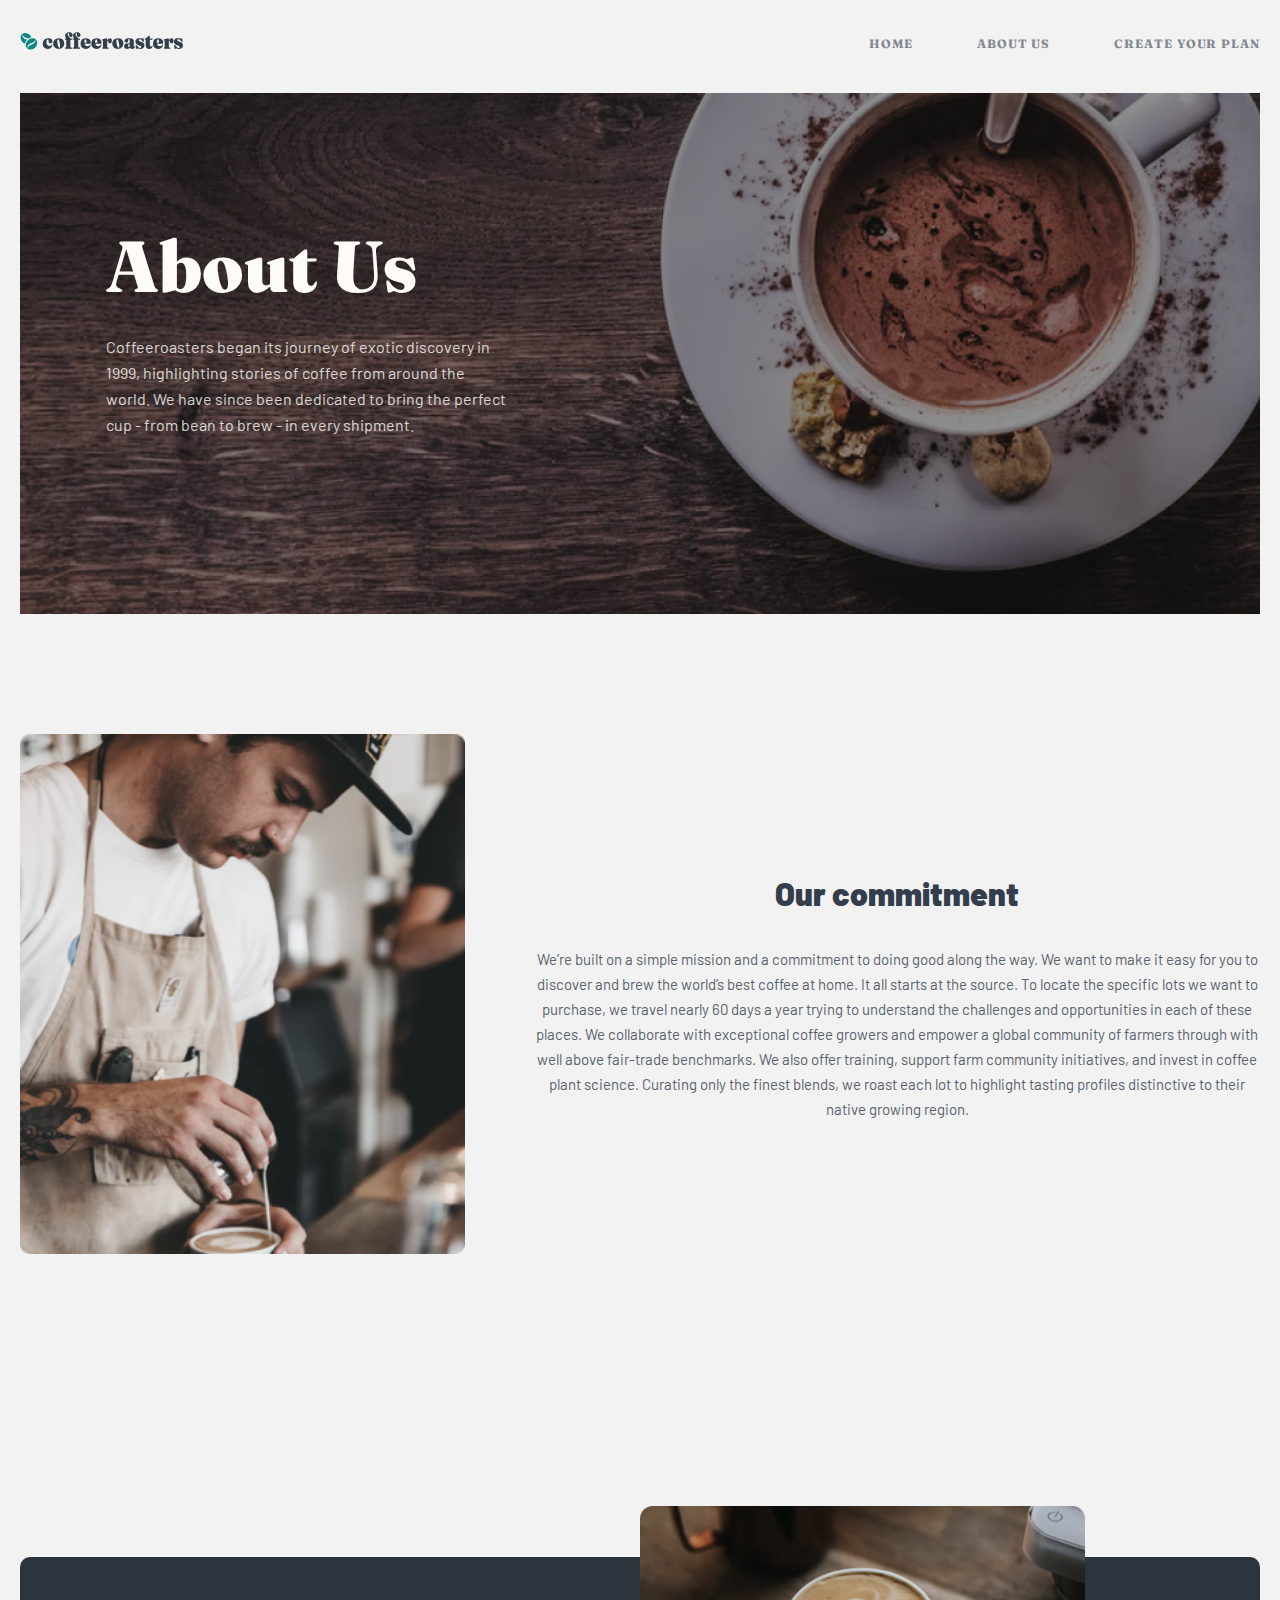
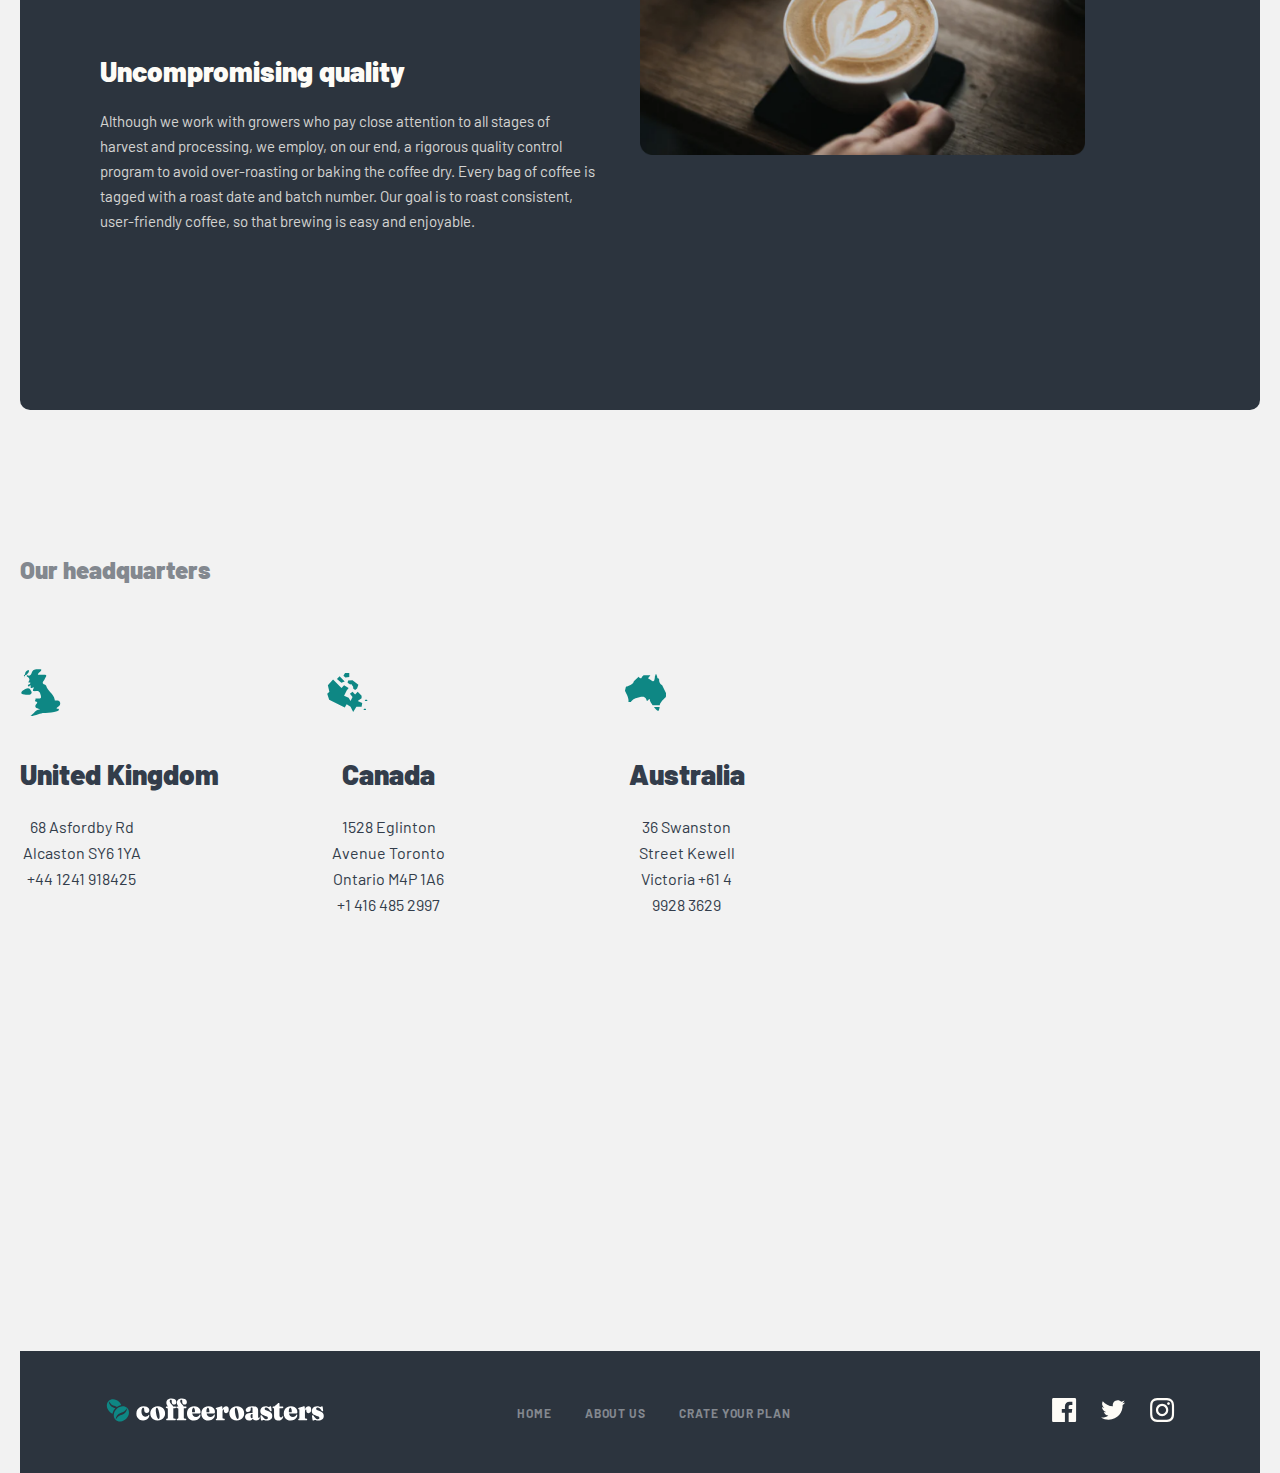
<file: about.html>
<!DOCTYPE html>
<html lang="en">
<head>
  <meta charset="UTF-8">
  <meta http-equiv="X-UA-Compatible" content="IE=edge">
  <meta name="viewport" content="width=device-width, initial-scale=1.0">
  <title>about</title>
  <link rel="stylesheet" href="./css/about.css">
  <link rel="stylesheet" href="./css/styles.css">
  <link rel="preconnect" href="https://fonts.googleapis.com">
  <link rel="preconnect" href="https://fonts.gstatic.com" crossorigin>
  <link href="https://fonts.googleapis.com/css2?family=Barlow&family=Fraunces:wght@900&display=swap" rel="stylesheet">
</head>
<body>

  <div class="container">
    <header class="site-header">
      <a href="#" class="site-header__logo">
        <img src="./img/site-lgo.svg" alt="logo" width="163" height="18">
      </a>

      <button class="site-header__toggler"></button>

      <nav class="site-nav">
        <ul class="site-nav__list">
          <li class="site-nav__item">
            <a class="site-nav__link" href="index.html">Home</a>
          </li>
          <li class="site-nav__item">
            <a class="site-nav__link" href="about.html">About Us</a>
          </li>
          <li class="site-nav__item">
            <a class="site-nav__link" href="create.html">Create your plan</a>
          </li>
        </ul>
      </nav>
    </header>

    <main class="site-main">
      <section class="hero">
        <h1 class="hero-heading">
          About Us
        </h1>
        <p class="hero-text">
          Coffeeroasters began its journey of exotic discovery in 1999, highlighting stories of coffee from around the world. We have since been dedicated to bring the perfect cup - from bean to brew - in every shipment.
        </p>
      </section>

      <section class="commitment commitment--container">
        <div class="content-wrapper">
          <img class="img" src="./img/brat.png" alt="coffee" width="327" height="400">
        </div>
        <div>
          <h2 class="commitment-title">
            Our commitment
          </h2>
          <p class="commitment-text">
            We’re built on a simple mission and a commitment to doing good along the way. We want to make it easy for you to discover and brew the world’s best coffee at home. It all starts at the source. To locate the specific lots we want to purchase, we travel nearly 60 days a year trying to understand the challenges and opportunities in each of these places. We collaborate with exceptional coffee growers and empower a global community of farmers through with well above fair-trade benchmarks. We also offer training, support farm community initiatives, and invest in coffee plant science. Curating only the finest blends, we roast each lot to highlight tasting profiles distinctive to their native growing region.
          </p>
        </div>
      </section>

      <section class="uncompromising">
        <div class="wrapper">
          <h3 class="uncompromising-title">
            Uncompromising quality
          </h3>
          <p class="uncompromising-text">
            Although we work with growers who pay close attention to all stages of harvest and processing, we employ, on our end, a rigorous quality control program to avoid over-roasting or baking the coffee dry. Every bag of coffee is tagged with a roast date and batch number. Our goal is to roast
            consistent, user-friendly coffee, so that brewing is easy and enjoyable.
          </p>
        </div>
      </section>

      <section class="counrties">
        <h3 class="countries-heading">
          Our headquarters
        </h3>
        <ul class="cuontries-list">
          <li class="conuntries-item item-one">
            <h4 class="countries-item__title">
              United Kingdom
            </h4>
            <p class="countries-item__text">
              68  Asfordby Rd
              Alcaston
              SY6 1YA
              +44 1241 918425
            </p>
          </li>

          <li class="conuntries-item item-two">
            <h4 class="countries-item__title">
              Canada
            </h4>
            <p class="countries-item__text">
              1528  Eglinton Avenue
              Toronto
              Ontario M4P 1A6
              +1 416 485 2997
            </p>
          </li>

          <li class="conuntries-item item-three">
            <h4 class="countries-item__title">
              Australia
            </h4>
            <p class="countries-item__text">
              36 Swanston Street
              Kewell
              Victoria
              +61 4 9928 3629
            </p>
          </li>
        </ul>
      </section>
    </main>

    <footer class="site-footer">
      <div class="footer-content__wrapper">
       <div class="logo-wrapper">
        <a href="index.html" class="footer-site__logo">
          <img src="./img/site-white-logo.svg" alt="site logo" width="218" height="24">
        </a>
       </div>

       <div>
         <ul class="footer-list">
           <li class="footer-item">
             <a href="#" class="footer-link">Home</a>
           </li>
           <li class="footer-item">
            <a href="#" class="footer-link">About Us</a>
          </li>
          <li class="footer-item">
            <a href="#" class="footer-link">Crate your plan</a>
          </li>
         </ul>
       </div>

       <div>
         <ul class="networks-list">
           <li class="nertworks-item">
             <a href="#" class="networks-link">
              <svg width="25" height="24" viewBox="0 0 25 24" xmlns="http://www.w3.org/2000/svg">
                <path d="M22.7752 0H1.42522C0.69322 0 0.10022 0.593 0.10022 1.325V22.676C0.10022 23.407 0.69322 24 1.42522 24H12.9202V14.706H9.79222V11.084H12.9202V8.413C12.9202 5.313 14.8132 3.625 17.5792 3.625C18.9042 3.625 20.0422 3.724 20.3742 3.768V7.008L18.4562 7.009C16.9522 7.009 16.6612 7.724 16.6612 8.772V11.085H20.2482L19.7812 14.707H16.6612V24H22.7772C23.5072 24 24.1002 23.407 24.1002 22.675V1.325C24.1002 0.593 23.5072 0 22.7752 0Z" />
                </svg>

             </a>
           </li>
           <li class="nertworks-item">
             <a href="#" class="networks-link">
              <svg width="25" height="20" viewBox="0 0 25 20" xmlns="http://www.w3.org/2000/svg">
                <path d="M24.1002 2.55705C23.2172 2.94905 22.2682 3.21305 21.2722 3.33205C22.2892 2.72305 23.0702 1.75805 23.4372 0.608047C22.4862 1.17205 21.4322 1.58205 20.3102 1.80305C19.4132 0.846047 18.1322 0.248047 16.7162 0.248047C13.5372 0.248047 11.2012 3.21405 11.9192 6.29305C7.82822 6.08805 4.20022 4.12805 1.77122 1.14905C0.48122 3.36205 1.10222 6.25705 3.29422 7.72305C2.48822 7.69705 1.72822 7.47605 1.06522 7.10705C1.01122 9.38805 2.64622 11.522 5.01422 11.997C4.32122 12.185 3.56222 12.229 2.79022 12.081C3.41622 14.037 5.23422 15.46 7.39022 15.5C5.32022 17.123 2.71222 17.848 0.10022 17.54C2.27922 18.937 4.86822 19.752 7.64822 19.752C16.7902 19.752 21.9552 12.031 21.6432 5.10605C22.6052 4.41105 23.4402 3.54405 24.1002 2.55705Z" />
                </svg>
              </a>
              </li>
              <li class="nertworks-item">
                <a href="#" class="networks-link">
                 <svg width="25" height="24" viewBox="0 0 25 24" xmlns="http://www.w3.org/2000/svg">
                   <path fill-rule="evenodd" clip-rule="evenodd" d="M12.1002 0C8.84122 0 8.43322 0.014 7.15322 0.072C2.79522 0.272 0.37322 2.69 0.17322 7.052C0.11422 8.333 0.10022 8.741 0.10022 12C0.10022 15.259 0.11422 15.668 0.17222 16.948C0.37222 21.306 2.79022 23.728 7.15222 23.928C8.43322 23.986 8.84122 24 12.1002 24C15.3592 24 15.7682 23.986 17.0482 23.928C21.4022 23.728 23.8302 21.31 24.0272 16.948C24.0862 15.668 24.1002 15.259 24.1002 12C24.1002 8.741 24.0862 8.333 24.0282 7.053C23.8322 2.699 21.4112 0.273 17.0492 0.073C15.7682 0.014 15.3592 0 12.1002 0ZM12.1002 2.163C15.3042 2.163 15.6842 2.175 16.9502 2.233C20.2022 2.381 21.7212 3.924 21.8692 7.152C21.9272 8.417 21.9382 8.797 21.9382 12.001C21.9382 15.206 21.9262 15.585 21.8692 16.85C21.7202 20.075 20.2052 21.621 16.9502 21.769C15.6842 21.827 15.3062 21.839 12.1002 21.839C8.89622 21.839 8.51622 21.827 7.25122 21.769C3.99122 21.62 2.48022 20.07 2.33222 16.849C2.27422 15.584 2.26222 15.205 2.26222 12C2.26222 8.796 2.27522 8.417 2.33222 7.151C2.48122 3.924 3.99622 2.38 7.25122 2.232C8.51722 2.175 8.89622 2.163 12.1002 2.163ZM5.93822 12C5.93822 8.597 8.69722 5.838 12.1002 5.838C15.5032 5.838 18.2622 8.597 18.2622 12C18.2622 15.404 15.5032 18.163 12.1002 18.163C8.69722 18.163 5.93822 15.403 5.93822 12ZM12.1002 16C9.89122 16 8.10022 14.21 8.10022 12C8.10022 9.791 9.89122 8 12.1002 8C14.3092 8 16.1002 9.791 16.1002 12C16.1002 14.21 14.3092 16 12.1002 16ZM17.0652 5.595C17.0652 4.8 17.7102 4.155 18.5062 4.155C19.3012 4.155 19.9452 4.8 19.9452 5.595C19.9452 6.39 19.3012 7.035 18.5062 7.035C17.7102 7.035 17.0652 6.39 17.0652 5.595Z"/>
                   </svg>

                </a>
              </li>
            </ul>
          </div>
         </div>
       </footer>
     </div>
     <script src="js/main.js"></script>
</body>
</html>
</file>
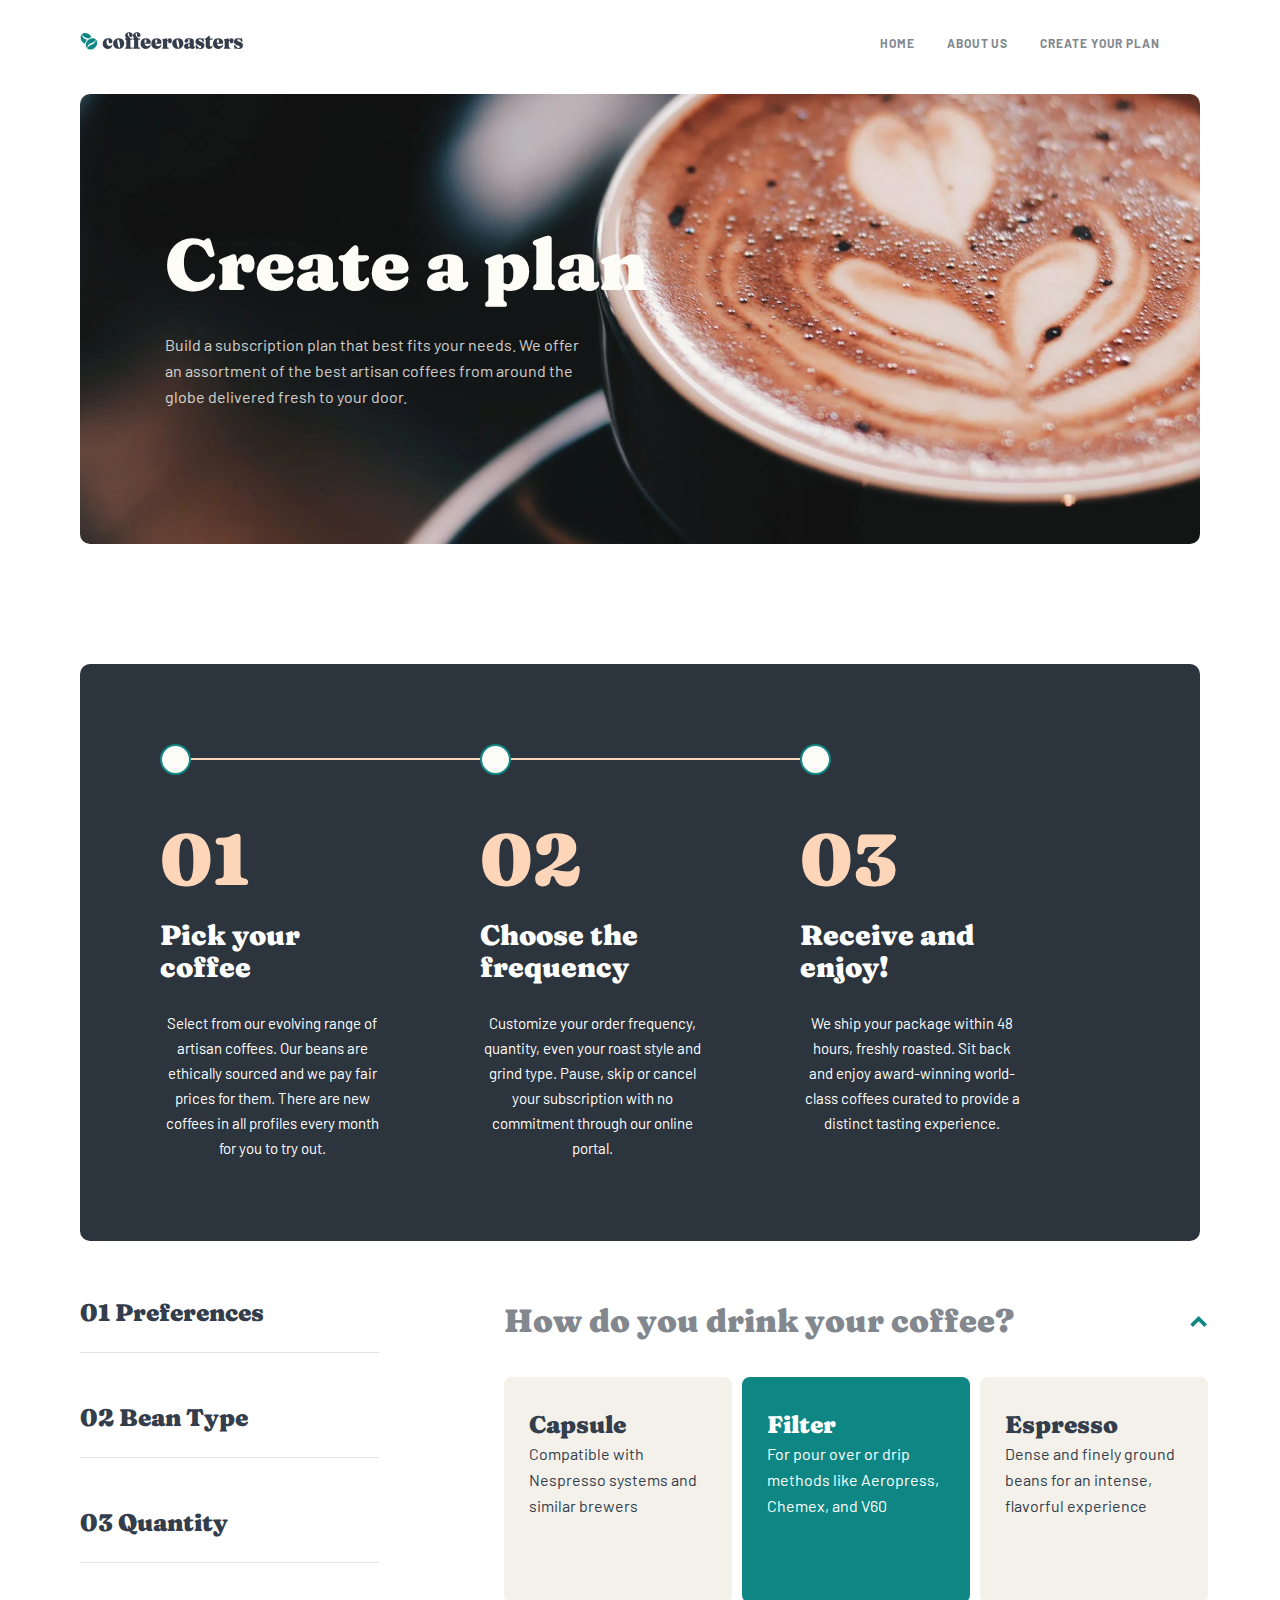
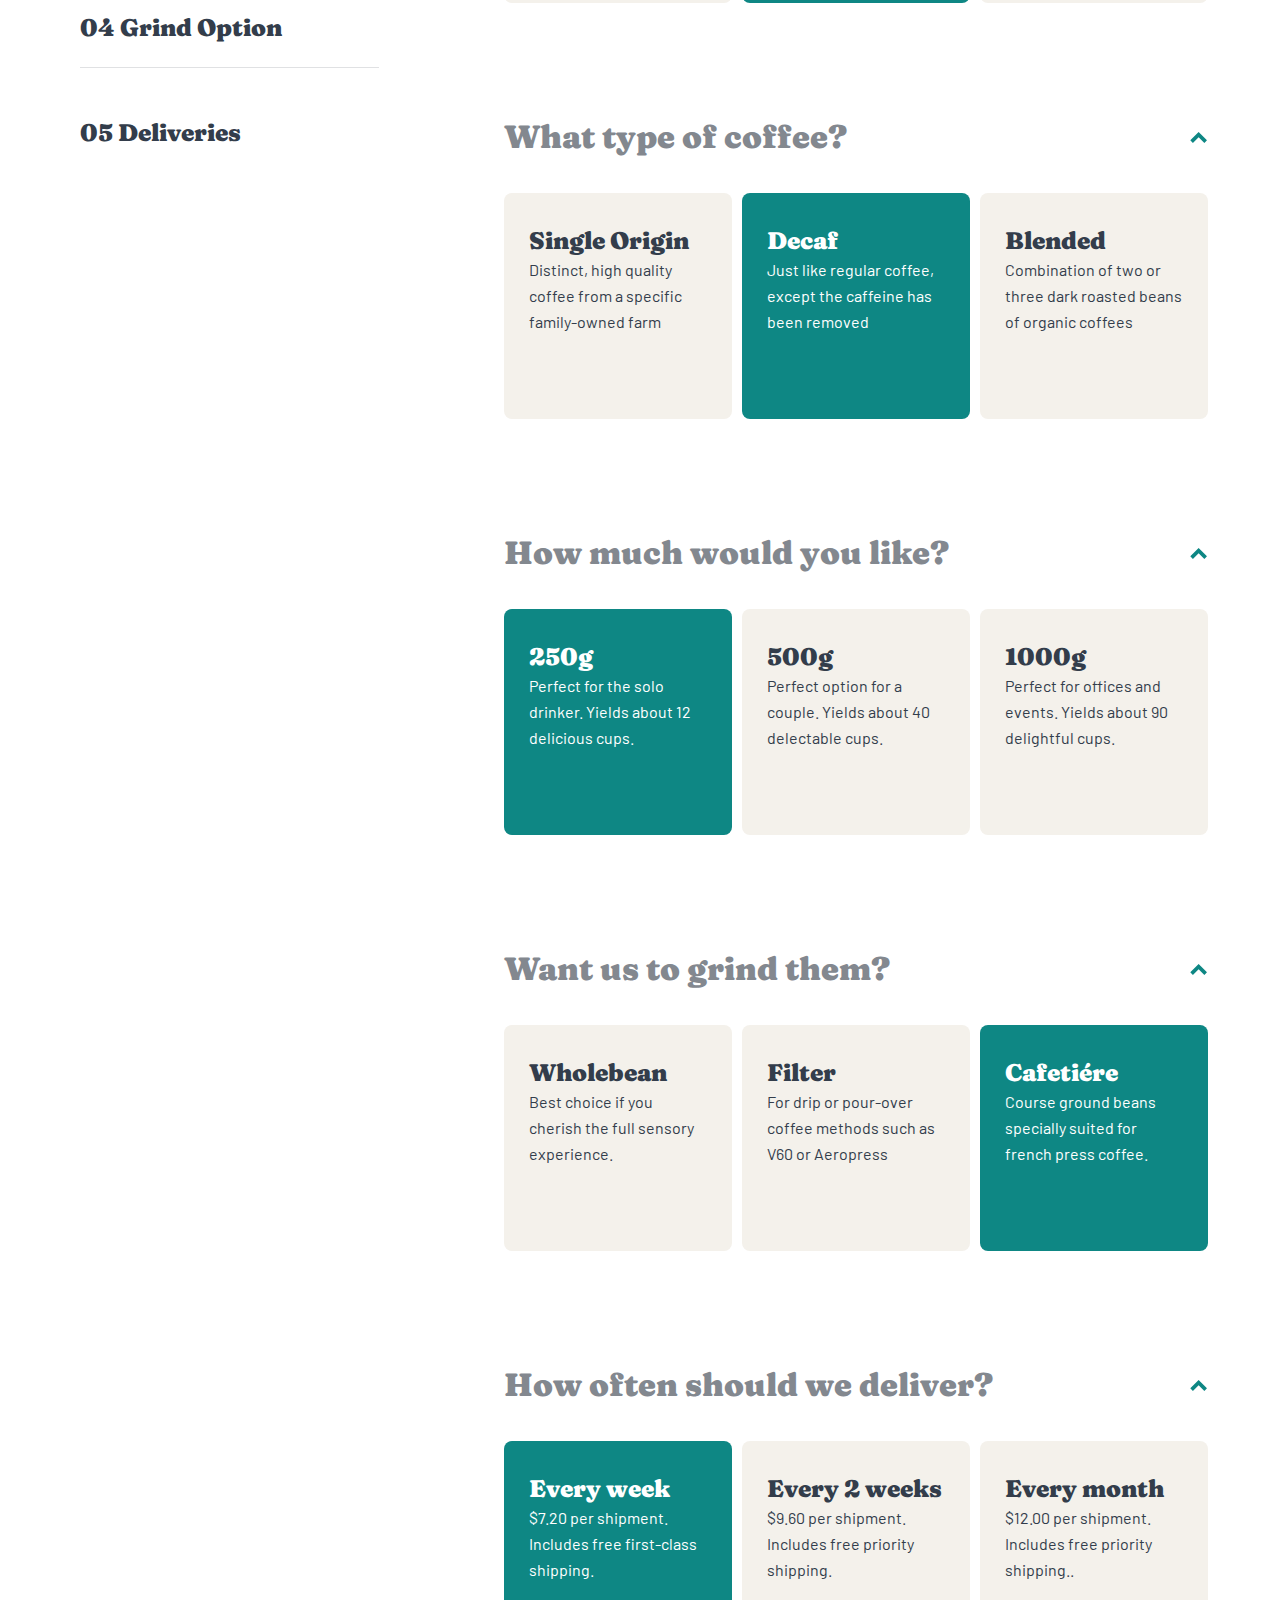
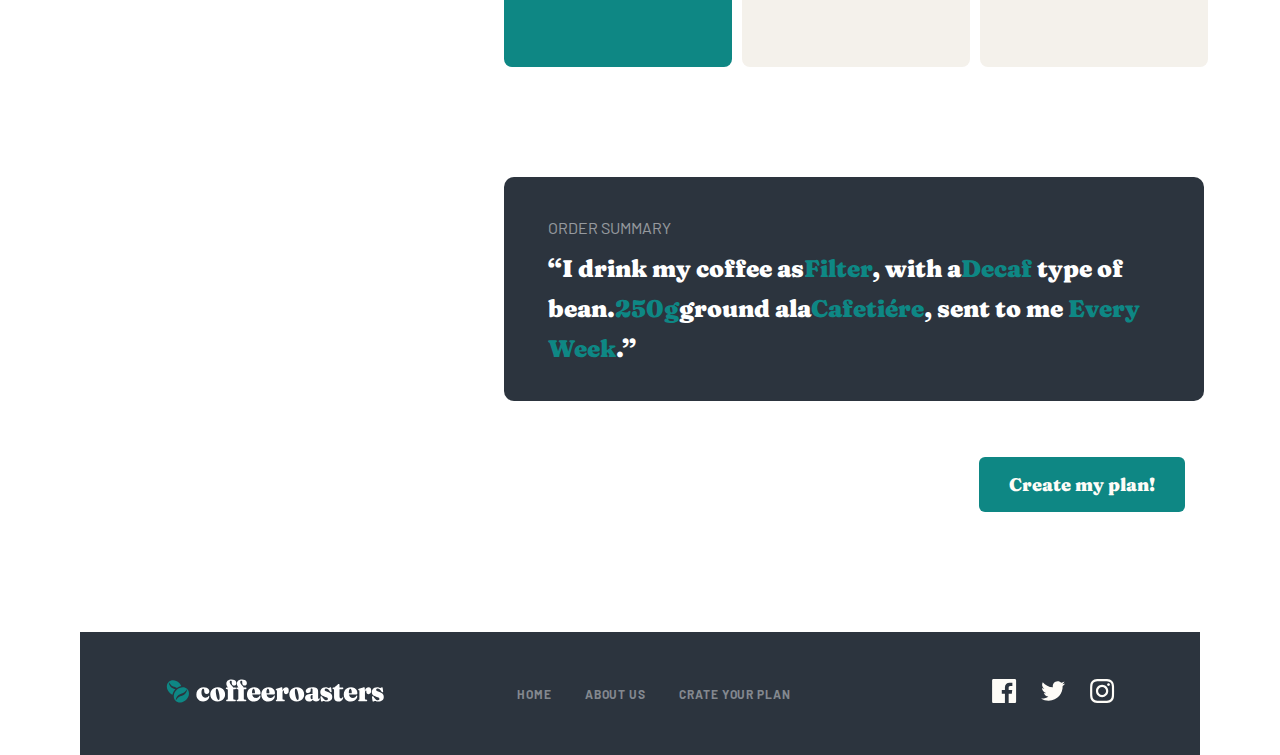
<file: create.html>
<!DOCTYPE html>
<html lang="en">
<head>
  <meta charset="UTF-8">
  <meta http-equiv="X-UA-Compatible" content="IE=edge">
  <meta name="viewport" content="width=device-width, initial-scale=1.0">
  <title>create</title>
  <link rel="stylesheet" href="./css/create.css">
  <link rel="preconnect" href="https://fonts.googleapis.com">
  <link rel="preconnect" href="https://fonts.gstatic.com" crossorigin>
  <link href="https://fonts.googleapis.com/css2?family=Barlow&family=Fraunces:wght@900&display=swap" rel="stylesheet">
</head>
<body>

  <div class="container">
    <header class="site-header">
      <a href="#" class="site-header__logo">
        <img src="./img/site-lgo.svg" alt="logo" width="163" height="18">
      </a>

      <button class="site-header__toggler"></button>

      <nav class="site-nav">
        <ul class="site-nav__list">
          <li class="site-nav__item">
            <a class="site-nav__link" href="index.html">Home</a>
          </li>
          <li class="site-nav__item">
            <a class="site-nav__link" href="about.html">About Us</a>
          </li>
          <li class="site-nav__item">
            <a class="site-nav__link" href="create.html">Create your plan</a>
          </li>
        </ul>
      </nav>
    </header>

    <main class="site-main">
      <section class="hero">
        <h1 class="hero-heading">
          Create a plan
        </h1>
        <p class="hero-text">
          Build a subscription plan that best fits your needs. We offer an assortment of the best
          artisan coffees from around the globe delivered fresh to your door.
        </p>
      </section>
    </div>


      <section class="work-process">
       <div class="container">
        <ol class="work-process__list">
          <li class="work-process__item item-work-process">
            <div class="item-work-process__content">
              <h3 class="item-work-process__heading">Pick your coffee</h3>
              <p class="item-work-process__desc">Select from our evolving range of artisan coffees. Our beans are ethically sourced and we pay fair prices for them. There are new coffees in all profiles every month for you to try out.</p>
            </div>
          </li>
          <li class="work-process__item item-work-process">
            <div class="item-work-process__content">
              <h3 class="item-work-process__heading">Choose the frequency</h3>
              <p class="item-work-process__desc">Customize your order frequency, quantity, even your roast style and grind type. Pause, skip or cancel your subscription with no commitment through our online portal.</p>
            </div>
          </li>
          <li class="work-process__item item-work-process">
            <div class="item-work-process__content">
              <h3 class="item-work-process__heading">Receive and enjoy!</h3>
              <p class="item-work-process__desc">We ship your package within 48 hours, freshly roasted. Sit back and enjoy award-winning world-class coffees curated to provide a distinct tasting experience.</p>
            </div>
          </li>
        </ol>
       </div>
      </section>


      <div class="container">
      <div class="form-content--wrapper">

        <ul class="type-list">
          <li class="type-item">
            <a href="#" class="type-link">
              01 Preferences
            </a>
          </li>
          <li class="type-item">
            <a href="#" class="type-link">
              02 Bean Type
            </a>
          </li>
          <li class="type-item">
            <a href="#" class="type-link">
              03 Quantity
            </a>
          </li>
          <li class="type-item">
            <a href="#" class="type-link">
              04 Grind Option
            </a>
          </li>
          <li class="type-item">
            <a href="#" class="type-link">
              05 Deliveries
            </a>
          </li>
        </ul>


        <form action="#" class="input">

          <div class="wrapper">
            <h2 class="form-heading">
              How do you drink your coffee?
            </h2>
            <button class="button" type="button"></button>
          </div>


          <ul class="unput-list list">
            <li class="input-item">
              <label class="input-one" for="coffee-one">
                <input class="coffee visually-hidden" type="radio" name="coffee" id="coffee-one" aria-label="type coffee">
                <span class="span-wrapper">
                  <span class="span-heading">Capsule</span> <br>
                  <span class="input-span">Compatible with Nespresso systems and similar brewers</span>
                </span>
              </label>
            </li>

            <li class="input-item green-item">
              <label class="input-one" for="coffee-one">
                <input class="coffee visually-hidden" type="radio" name="coffee" id="coffee-one" aria-label="type coffee">
               <span class="span-wrapper">
                <span class="span-heading white-span">Filter</span><br>
                <span class="input-span white-span">For pour over or drip methods like Aeropress, Chemex, and V60</span>
               </span>
              </label>
            </li>

            <li class="input-item">
              <label class="input-one" for="coffee-one">
                <input class="coffee visually-hidden" type="radio" name="coffee" id="coffee-one" aria-label="type coffee">
                <span class="span-wrapper">
                  <span class="span-heading">Espresso</span> <br>
                  <span class="input-span">Dense and finely ground beans for an intense, flavorful experience</span>
                </span>
              </label>
            </li>
          </ul>

          <div class="wrapper">
            <h2 class="form-heading">
              What type of coffee?
            </h2>
            <button class="button" type="button"></button>
          </div>

          <ul class="unput-list list">
            <li class="input-item">
              <label class="input-one" for="coffee-one">
                <input class="coffee visually-hidden" type="radio" name="coffee" id="coffee-one" aria-label="type coffee">
                <span class="span-wrapper">
                  <span class="span-heading">Single Origin</span> <br>
                  <span class="input-span">Distinct, high quality coffee from a specific family-owned farm</span>
                </span>
              </label>
            </li>

            <li class="input-item green-item">
              <label class="input-one" for="coffee-one">
                <input class="coffee visually-hidden" type="radio" name="coffee" id="coffee-one" aria-label="type coffee">
               <span class="span-wrapper">
                <span class="span-heading white-span">Decaf</span><br>
                <span class="input-span white-span">Just like regular coffee, except the caffeine has been removed</span>
               </span>
              </label>
            </li>

            <li class="input-item">
              <label class="input-one" for="coffee-one">
                <input class="coffee visually-hidden" type="radio" name="coffee" id="coffee-one" aria-label="type coffee">
                <span class="span-wrapper">
                  <span class="span-heading">Blended</span> <br>
                  <span class="input-span">Combination of two or three dark roasted beans of organic coffees</span>
                </span>
              </label>
            </li>
          </ul>


          <div class="wrapper">
            <h2 class="form-heading">
              How much would you like?
            </h2>
            <button class="button" type="button"></button>
          </div>

          <ul class="unput-list list">
            <li class="input-item green-item">
              <label class="input-one" for="coffee-one">
                <input class="coffee visually-hidden" type="radio" name="coffee" id="coffee-one" aria-label="type coffee">
                <span class="span-wrapper">
                  <span class="span-heading white-span">250g</span> <br>
                  <span class="input-span white-span">Perfect for the solo drinker. Yields about 12 delicious cups.</span>
                </span>
              </label>
            </li>

            <li class="input-item">
              <label class="input-one" for="coffee-one">
                <input class="coffee visually-hidden" type="radio" name="coffee" id="coffee-one" aria-label="type coffee">
               <span class="span-wrapper">
                <span class="span-heading">500g</span><br>
                <span class="input-span">Perfect option for a couple. Yields about 40 delectable cups.</span>
               </span>
              </label>
            </li>

            <li class="input-item">
              <label class="input-one" for="coffee-one">
                <input class="coffee visually-hidden" type="radio" name="coffee" id="coffee-one" aria-label="type coffee">
                <span class="span-wrapper">
                  <span class="span-heading">1000g</span> <br>
                  <span class="input-span">Perfect for offices and events. Yields about 90 delightful cups.</span>
                </span>
              </label>
            </li>
          </ul>


          <div class="wrapper">
            <h2 class="form-heading">
              Want us to grind them?
            </h2>
            <button class="button" type="button"></button>
          </div>

          <ul class="unput-list list">
            <li class="input-item">
              <label class="input-one" for="coffee-one">
                <input class="coffee visually-hidden" type="radio" name="coffee" id="coffee-one" aria-label="type coffee">
                <span class="span-wrapper">
                  <span class="span-heading">Wholebean</span> <br>
                  <span class="input-span">Best choice if you cherish the full sensory experience.</span>
                </span>
              </label>
            </li>

            <li class="input-item">
              <label class="input-one" for="coffee-one">
                <input class="coffee visually-hidden" type="radio" name="coffee" id="coffee-one" aria-label="type coffee">
               <span class="span-wrapper">
                <span class="span-heading">Filter</span><br>
                <span class="input-span">For drip or pour-over coffee methods such as V60 or Aeropress</span>
               </span>
              </label>
            </li>

            <li class="input-item green-item">
              <label class="input-one" for="coffee-one">
                <input class="coffee visually-hidden" type="radio" name="coffee" id="coffee-one" aria-label="type coffee">
                <span class="span-wrapper">
                  <span class="span-heading white-span">Cafetiére</span> <br>
                  <span class="input-span white-span">Course ground beans specially suited for french press coffee.</span>
                </span>
              </label>
            </li>
          </ul>


          <div class="wrapper">
            <h2 class="form-heading">
              How often should we deliver?
            </h2>
            <button class="button" type="button"></button>
          </div>

          <ul class="unput-list list">
            <li class="input-item green-item">
              <label class="input-one" for="coffee-one">
                <input class="coffee visually-hidden" type="radio" name="coffee" id="coffee-one" aria-label="type coffee">
                <span class="span-wrapper">
                  <span class="span-heading white-span">Every week</span> <br>
                  <span class="input-span white-span">$7.20 per shipment. Includes free first-class shipping.</span>
                </span>
              </label>
            </li>

            <li class="input-item">
              <label class="input-one" for="coffee-one">
                <input class="coffee visually-hidden" type="radio" name="coffee" id="coffee-one" aria-label="type coffee">
               <span class="span-wrapper">
                <span class="span-heading">Every 2 weeks</span><br>
                <span class="input-span">$9.60 per shipment. Includes free priority shipping.</span>
               </span>
              </label>
            </li>

            <li class="input-item">
              <label class="input-one" for="coffee-one">
                <input class="coffee visually-hidden" type="radio" name="coffee" id="coffee-one" aria-label="type coffee">
                <span class="span-wrapper">
                  <span class="span-heading">Every month</span> <br>
                  <span class="input-span">$12.00 per shipment. Includes free priority shipping..</span>
                </span>
              </label>
            </li>
          </ul>

          <blockquote class="blockquote">
            <p class="blockquote-text">Order Summary</p>
            <span class="white">“I drink my coffee as</span><span class="green">Filter</span><span class="white">, with a</span><span class="green">Decaf</span><span class="white"> type of bean.</span><span class="green">250g</span><span class="white">ground ala</span><span class="green">Cafetiére</span><span class="white">, sent to me </span><span class="green"> Every Week</span><span class="white">.”</span>
          </blockquote>

          <button class="btn btn--primary btn-create submit-button" type="submit">Create my plan!</button>

        </form>
      </div>
    </main>
      <footer class="site-footer">
        <div class="footer-content__wrapper">
         <div class="logo-wrapper">
          <a href="index.html" class="footer-site__logo">
            <img src="./img/site-white-logo.svg" alt="site logo" width="218" height="24">
          </a>
         </div>

         <div>
           <ul class="footer-list">
             <li class="footer-item">
               <a class="footer-link" href="index.html">Home</a>
             </li>
             <li class="footer-item">
              <a class="footer-link" href="about.html">About Us</a>
            </li>
            <li class="footer-item">
              <a class="footer-link" href="create.html">Crate your plan</a>
            </li>
           </ul>
         </div>

         <div>
           <ul class="networks-list">
             <li class="nertworks-item">
               <a href="#" class="networks-link">
                <svg width="25" height="24" viewBox="0 0 25 24" xmlns="http://www.w3.org/2000/svg">
                  <path d="M22.7752 0H1.42522C0.69322 0 0.10022 0.593 0.10022 1.325V22.676C0.10022 23.407 0.69322 24 1.42522 24H12.9202V14.706H9.79222V11.084H12.9202V8.413C12.9202 5.313 14.8132 3.625 17.5792 3.625C18.9042 3.625 20.0422 3.724 20.3742 3.768V7.008L18.4562 7.009C16.9522 7.009 16.6612 7.724 16.6612 8.772V11.085H20.2482L19.7812 14.707H16.6612V24H22.7772C23.5072 24 24.1002 23.407 24.1002 22.675V1.325C24.1002 0.593 23.5072 0 22.7752 0Z" />
                  </svg>

               </a>
             </li>
             <li class="nertworks-item">
               <a href="#" class="networks-link">
                <svg width="25" height="20" viewBox="0 0 25 20" xmlns="http://www.w3.org/2000/svg">
                  <path d="M24.1002 2.55705C23.2172 2.94905 22.2682 3.21305 21.2722 3.33205C22.2892 2.72305 23.0702 1.75805 23.4372 0.608047C22.4862 1.17205 21.4322 1.58205 20.3102 1.80305C19.4132 0.846047 18.1322 0.248047 16.7162 0.248047C13.5372 0.248047 11.2012 3.21405 11.9192 6.29305C7.82822 6.08805 4.20022 4.12805 1.77122 1.14905C0.48122 3.36205 1.10222 6.25705 3.29422 7.72305C2.48822 7.69705 1.72822 7.47605 1.06522 7.10705C1.01122 9.38805 2.64622 11.522 5.01422 11.997C4.32122 12.185 3.56222 12.229 2.79022 12.081C3.41622 14.037 5.23422 15.46 7.39022 15.5C5.32022 17.123 2.71222 17.848 0.10022 17.54C2.27922 18.937 4.86822 19.752 7.64822 19.752C16.7902 19.752 21.9552 12.031 21.6432 5.10605C22.6052 4.41105 23.4402 3.54405 24.1002 2.55705Z" />
                  </svg>

               </a>
             </li>
             <li class="nertworks-item">
               <a href="#" class="networks-link">
                <svg width="25" height="24" viewBox="0 0 25 24" xmlns="http://www.w3.org/2000/svg">
                  <path fill-rule="evenodd" clip-rule="evenodd" d="M12.1002 0C8.84122 0 8.43322 0.014 7.15322 0.072C2.79522 0.272 0.37322 2.69 0.17322 7.052C0.11422 8.333 0.10022 8.741 0.10022 12C0.10022 15.259 0.11422 15.668 0.17222 16.948C0.37222 21.306 2.79022 23.728 7.15222 23.928C8.43322 23.986 8.84122 24 12.1002 24C15.3592 24 15.7682 23.986 17.0482 23.928C21.4022 23.728 23.8302 21.31 24.0272 16.948C24.0862 15.668 24.1002 15.259 24.1002 12C24.1002 8.741 24.0862 8.333 24.0282 7.053C23.8322 2.699 21.4112 0.273 17.0492 0.073C15.7682 0.014 15.3592 0 12.1002 0ZM12.1002 2.163C15.3042 2.163 15.6842 2.175 16.9502 2.233C20.2022 2.381 21.7212 3.924 21.8692 7.152C21.9272 8.417 21.9382 8.797 21.9382 12.001C21.9382 15.206 21.9262 15.585 21.8692 16.85C21.7202 20.075 20.2052 21.621 16.9502 21.769C15.6842 21.827 15.3062 21.839 12.1002 21.839C8.89622 21.839 8.51622 21.827 7.25122 21.769C3.99122 21.62 2.48022 20.07 2.33222 16.849C2.27422 15.584 2.26222 15.205 2.26222 12C2.26222 8.796 2.27522 8.417 2.33222 7.151C2.48122 3.924 3.99622 2.38 7.25122 2.232C8.51722 2.175 8.89622 2.163 12.1002 2.163ZM5.93822 12C5.93822 8.597 8.69722 5.838 12.1002 5.838C15.5032 5.838 18.2622 8.597 18.2622 12C18.2622 15.404 15.5032 18.163 12.1002 18.163C8.69722 18.163 5.93822 15.403 5.93822 12ZM12.1002 16C9.89122 16 8.10022 14.21 8.10022 12C8.10022 9.791 9.89122 8 12.1002 8C14.3092 8 16.1002 9.791 16.1002 12C16.1002 14.21 14.3092 16 12.1002 16ZM17.0652 5.595C17.0652 4.8 17.7102 4.155 18.5062 4.155C19.3012 4.155 19.9452 4.8 19.9452 5.595C19.9452 6.39 19.3012 7.035 18.5062 7.035C17.7102 7.035 17.0652 6.39 17.0652 5.595Z"/>
                  </svg>

               </a>
             </li>
           </ul>
         </div>
        </div>
      </footer>
    </div>


 <section class="order-modal">
  <div class="order-modal__wrapper">
    <div class="order-modal-top">
      <h2 class="order-modal__heading">Order Summary</h2>
    </div>
    <div class="order-modal_box">
      <q class="order-modal__content">I drink my coffee as <span>Filter</span>, with a <span>Decaf</span> type
        of bean. <span>250g</span> ground ala <span>Cafetiére</span>, sent to me <span>Every Week</span>.</q>

      <p class="order-modal__info">Is this correct? You can proceed to checkout or go back to plan selection if something is off. Subscription
      discount codes can also be redeemed at the checkout.
      </p>
      <button class="btn btn--primary btn--checkout" form="order-form" type="submit">Checkout - <span>$14.00 / mo</span></a>
    </div>
  </div>
</section>

  <script src="js/main.js"></script>
</body>
</html>
</file>
<file: css/about.css>
:root{
  --font-family-title: 'Fraunces', serif;
}

@font-face {
  font-family: "Barlow";
  src: url("../fonts/Barlow-Bold.woff2") format("woff2"),
    url("../fonts/Barlow-Bold.woff") format("woff");
  font-weight: bold;
  font-style: normal;
  font-display: swap;
}

@font-face {
  font-family: "Barlow";
  src: url("../fonts/Barlow-Regular.woff2") format("woff2"),
    url("../fonts/Barlow-Regular.woff") format("woff");
  font-weight: normal;
  font-style: normal;
  font-display: swap;
}

@font-face {
  font-family: "Fraunces 9pt";
  src: url("../fonts/Fraunces9ptSoft-Black.woff2") format("woff2"),
    url("../fonts/Fraunces9ptSoft-Black.woff") format("woff");
  font-weight: 900;
  font-style: normal;
  font-display: swap;
}

html{
  box-sizing: border-box;
}

  body{
  margin: 0;
  padding: 0;
  font-family: 'Barlow';
  background-color: #f2f2f2;
  font-family: 'Fraunces 9pt';
  font-style: normal;
  font-weight: 900;
  font-weight: normal;
}

*,
*::before,
*::after{
  box-sizing: inherit;
}

.container{
  width: 100%;
  max-width: 1340px;
  padding-left: 24px;
  padding-right: 24px;
  margin-left: auto;
  margin-right: auto;
}

/* SITE-HEADER */

.site-header{
  position: relative;
  padding-top: 32px;
  padding-bottom: 40px;
  display: flex;
  justify-content: space-between;
}

.site-header__toggler{
  border: none;
  padding: 0;
  background-color: transparent;
  width: 16px;
  height: 16px;
  background-image: url(../img/sitenav-toggler.svg);
  background-repeat: no-repeat;
  background-position: center center;
  background-size: contain;
}

.header-open .site-header__toggler{
  background-image: url(../img/close-toggler.svg);

}

.site-nav{
  transform: translateY(-1200px);
  position: absolute;
  z-index: 1;
  left: -24px;
  right: -24px;
  top: 100%;
  padding-left: 24px;
  padding-right: 24px;
  text-align: center;
  background-image: linear-gradient(0deg, rgba(254, 252, 247, 0.504981) 0%, #FEFCF7 55.94%);
  padding-top: 8px;
  padding-bottom: 40px;
  height: calc(100vh - 90px);
  transition: transform 0.5s ease;
}

.site-nav__item{
  margin-top: 32px;
}

.site-nav__list{
  margin: 0;
  padding: 0;
  list-style: none;
}


.site-nav__link{
  font-family: var(--font-family-title);
  text-decoration: none;
  font-style: normal;
  font-weight: 900;
  font-size: 24px;
  line-height: 32px;
  text-align: center;
  color: #333D4B;
  display: inline-block;
  cursor: pointer;
}

.header-open .site-nav{
  transform: translateY(0);
}

/* SITE-HERO */

.hero{
  text-align: center;
  padding-bottom: 120px;
  width: 100%;
  background-image: url(../img/about-hero-bg.png);
  background-repeat: no-repeat;
  background-position: center center;
  background-size: cover;
}

.hero-heading{
  font-style: normal;
  font-weight: 900;
  font-size: 28px;
  line-height: 28px;
  text-align: center;
  color: #FEFCF7;
  margin: 0;
  padding: 0;
  margin-bottom: 24px;
  padding-top: 111px;
  padding-left: 14px;
}

.hero-text{
  font-family: "Barlow";
  font-style: normal;
  font-weight: normal;
  font-size: 15px;
  line-height: 25px;
  text-align: center;
  color: #FEFCF7;
  mix-blend-mode: normal;
  opacity: 0.8;
  margin: 0;
  padding: 0;
  padding-left: 24px;
  padding-right: 24px;
}

/* SECTION-COMMITMENT */

.commitment{
  padding-top: 120px;
}

.img{
  margin-bottom: 48px;
}

.commitment-title{
  font-style: normal;
  font-weight: 900;
  font-size: 32px;
  line-height: 48px;
  text-align: center;
  color: #333D4B;
  margin: 0;
  padding: 0;
  margin-bottom: 30px;
}

.commitment-text{
  font-family: "Barlow";
  font-style: normal;
  font-weight: normal;
  font-size: 15px;
  line-height: 25px;
  text-align: center;
  color: #333D4B;
  mix-blend-mode: normal;
  opacity: 0.8;
  margin: 0;
  padding: 0;
}
  /* SECTION-PROMISING */

.uncompromising-title{
  font-style: normal;
  font-weight: 900;
  font-size: 28px;
  line-height: 28px;
  text-align: center;
  color: #FEFCF7;
  margin: 0;
  padding: 0;
}

.uncompromising-text{
  font-family: "Barlow";
  font-style: normal;
  font-weight: normal;
  font-size: 15px;
  line-height: 25px;
  text-align: center;
  color: #FEFCF7;
  mix-blend-mode: normal;
  opacity: 0.8;
  margin: 0;
  padding: 0;
}

.uncompromising{
  margin-top: 198px;
  background-color: #2C343E;
  border-radius: 10px;
}

.uncompromising-title{
  padding-top: 142px;
  margin-bottom: 24px;
}

.uncompromising-text{
  padding-left: 24px;
  padding-right: 24px;
  padding-bottom: 61px;
}

.wrapper{
  position: relative;
}

.wrapper::before{
  content: "";
  display: block;
  position: absolute;
  width: 279px;
  height: 156px;
  left: 23px;
  top: -77px;
  background-image: url(../img/img-coffee.png);
  background-repeat: no-repeat;
  background-position: center;
  background-size: contain;
}

.countries-heading{
  margin: 0;
  padding: 0;
  font-style: normal;
  font-weight: 900;
  font-size: 24px;
  line-height: 32px;
  text-align: center;
  color: #83888F;
  margin-bottom: 169px;
  margin-top: 120px;
}

.cuontries-list{
  margin: 0;
  padding: 0;
  list-style: none;
  text-align: center;
}

.countries-item__title{
  margin: 0;
  padding: 0;
  font-style: normal;
  font-weight: 900;
  font-size: 28px;
  line-height: 36px;
  text-align: center;
  color: #333D4B;
  margin-bottom: 22px;
}

.countries-item__text{
  font-family: "Barlow";
  font-style: normal;
  font-weight: normal;
  font-size: 16px;
  line-height: 26px;
  text-align: center;
  color: #333D4B;
  padding-left: 105px;
  padding-right: 105px;
}

.conuntries-item{
  position: relative;
}

.conuntries-item:not(:last-child){
  margin-bottom: 177px;
}

.conuntries-item::before{
  content: "";
  display: block;
  position: absolute;
  left: 150px;
  top: -88px;
  width: 41px;
  height: 49px;
  background-image: url(../img/uk.svg);
  background-repeat: no-repeat;
  background-position: center;
  background-size: contain;
}

.item-two::before{
  content: "";
  display: block;
  position: absolute;
  left: 150px;
  top: -88px;
  width: 41px;
  height: 49px;
  background-image: url(../img/canada.svg);
  background-repeat: no-repeat;
  background-position: center;
  background-size: contain;
}

.item-three::before{
  content: "";
  display: block;
  position: absolute;
  left: 150px;
  top: -88px;
  width: 41px;
  height: 49px;
  background-image: url(../img/australia.svg);
  background-repeat: no-repeat;
  background-position: center;
  background-size: contain;
}

/* footer */

  .footer-content__wrapper{
    background-color: #2C343E;
  }

  .logo-wrapper{
    width: 236px;
    padding-top: 54px;
    padding-left: 54px;
  }

  .footer-list{
    margin: 0;
    padding: 0;
    list-style: none;
    display: flex;
    flex-direction: column;
    text-align: center;
    margin-top: 50px;
  }

  .footer-link{
    font-family: "Barlow";
    font-style: normal;
    font-weight: bold;
    display: inline-block;
    font-size: 12px;
    line-height: 15px;
    letter-spacing: 0.923077px;
    text-transform: uppercase;
    color: #83888F;
    text-decoration: none;
    margin: 0;
    padding: 0;
  }

  .footer-link:hover{
    opacity: 0.6;
  }

  .footer-item:not(:last-child){
    margin-bottom: 20px;
  }

  .networks-list{
    margin: 0;
    padding: 0;
    list-style: none;
    display: flex;
    align-items: center;
    justify-content: center;
    margin-top: 50px;
    padding-bottom: 54px;
  }

  .nertworks-item:not(:last-child){
    margin-right: 24px;
  }

  .networks-link{
    fill: #FEFCF7;
  }

  .networks-link:hover{
    opacity: 0.6;
  }

@media only screen and (min-width: 768px) {

  .container {
    width: 100%;
    min-width: 768px;
    padding-left: 40px;
    padding-right: 40px;
    margin-left: auto;
    margin-right: auto;
  }

  .site-header__toggler {
    display: none;
  }

  .site-nav {
    display: block;
    transform: none;
    background-image: none;
    padding: 0;
    position: absolute;
    top: 0;
    left: 0;
    right: 0;
    padding-right: 40px;

  }

  .site-nav__list {
    display: block;
    display: flex;
    align-items: center;
    justify-content: flex-end;
  }

  .site-nav__link {
    font-family: 'Barlow';
    font-weight: bold;
    font-size: 12px;
    line-height: 15px;
    letter-spacing: 0.923077px;
    text-transform: uppercase;
    color: #83888F;
    margin-left: 32px;
  }

  .hero{
    width: 100%;
    background-image: url(../img/about-tablet-hero-bg.png);
  }

  .hero-heading{
    width: 200px;
    text-align: left;
    padding-left: 58px;
    padding-top: 118px;
  }

  .hero-text{
    width: 500px;
    text-align: left;
    padding-left: 58px;
  }

  .site-nav{
    padding-right: 0;
  }

  /* section-commitment */
  .commitment{
    display: flex;
    align-items: center;
  }

  .content-wrapper{
    margin-right: 69px;
  }

  .img{
    width: 287px;
    height: 470px;
    margin-bottom: 0;
  }
  /* SECTION-PROMISING */

  .uncompromising{
    margin-top: 300px;
  }

  .uncompromising-text{
    padding-left: 74px;
    padding-right: 74px;
    padding-bottom: 67px;
  }

  .wrapper::before{
    width: 573px;
    height: 320px;
    left: 60px;
    top: -164px;
  }

  .uncompromising-title{
    padding-top: 224px;
  }


  /* countries */

  .countries-heading{
    margin: 0;
    margin-top: 144px;
    text-align: left;
  }

  .cuontries-list{
    display: flex;
    margin-top: 170px;
    margin-bottom: 120px;
  }

  .countries-item__text{
    padding: 0;
    width: 123px;
  }

  .conuntries-item::before{
    left: 0;
  }

  .item-one{
    padding-right: 20px;
  }

  .item-two{
    padding-right: 130px;
  }

  /* footer */



  .logo-wrapper{
    padding-left: 226px;
  }

  .footer-list{
    margin-top: 0;
    flex-direction: row;
    justify-content: center;
    margin-top: 30px;
  }

  .footer-item:not(:last-child){
    margin-right: 33px;
  }
}

@media only screen and (min-width: 1000px) {
  .container{
    width: 100%;
    min-width: 1000px;
    padding-left: 80px;
    padding-right: 80px;
    margin-left: auto;
    margin-right: auto;
  }

  .hero{
    background-image: url(../img/about-desktop-bg.png);
    padding-top: 137px;
  }

  .hero-heading{
    width: 250px;
    padding-left: 85px;
    padding-top: 137px;
  }

  .hero-text{
    width: 530px;
    padding-left: 85px;
  }

  /* commitment */

  .img{
    width: 445px;
    height: 520px;
  }

  /* .uncompromising */

  .uncompromising-title{
    text-align: left;
    padding: 0;
    padding-top: 100px;
    padding-left: 80px;
  }

  .uncompromising-text{
    text-align: left;
    width: 650px;
    padding-left: 80px;
    padding-bottom: 176px;
  }

  .wrapper::before{
    width: 445px;
    height: 474px;
    left: 620px;
  }

  /* countries */

  .item-one{
    padding-right: 108px;
  }

  .item-two{
    padding-right: 175px;
  }

  /* footer */

  .footer-content__wrapper{
    display: flex;
    align-items: center;
    justify-content: space-between;
    padding-top: 47px;
    padding-bottom: 48px;
  }

  .logo-wrapper{
    padding: 0;
    padding-left: 86px;
  }

  .footer-list{
    padding: 0;
    margin: 0;
  }

  .footer-item:not(:last-child){
    margin-bottom: 0;
  }

  .networks-list{
    margin: 0;
    padding: 0;
    padding-right: 85px;
  }
}
</file>
<file: css/styles.css>
html{
  box-sizing: border-box;
  scroll-behavior: smooth;
}

*,
*::before,
*::after{
  box-sizing: inherit;
}

body{
  margin: 0;
  padding: 0;
  background-color: #f2f2f2;
  font-family: 'Barlow', sans-serif;
  /* font-family: 'Fraunces', serif; */
  overflow-x: hidden;
}

.container{
  width: 100%;
  max-width: 1320px;
  padding-left: 20px;
  padding-right: 20px;
  margin-left: auto;
  margin-right: auto;
}

/* SITE-HEADER */

.site-header{
  position: relative;
  padding-top: 32px;
  padding-bottom: 40px;
  display: flex;
  justify-content: space-between;
}

.site-header__toggler{
  border: none;
  padding: 0;
  background-color: transparent;
  width: 16px;
  height: 16px;
  background-image: url(../img/sitenav-toggler.svg);
  background-repeat: no-repeat;
  background-position: center center;
  background-size: contain;
}

.header-open .site-header__toggler{
  background-image: url(../img/close-toggler.svg);

}

.site-nav{
  transform: translateY(-1200px);
  position: absolute;
  z-index: 1;
  left: -24px;
  right: -24px;
  top: 100%;
  padding-left: 24px;
  padding-right: 24px;
  text-align: center;
  background-image: linear-gradient(0deg, rgba(254, 252, 247, 0.504981) 0%, #FEFCF7 55.94%);
  padding-top: 8px;
  padding-bottom: 40px;
  height: calc(100vh - 90px);
  transition: transform 0.5s ease;
}

.site-nav__item{
  margin-top: 32px;
}

.site-nav__list{
  margin: 0;
  padding: 0;
  list-style: none;
}


.site-nav__link{
  font-family: 'Fraunces', serif;
  text-decoration: none;
  font-style: normal;
  font-weight: 900;
  font-size: 24px;
  line-height: 32px;
  text-align: center;
  color: #333D4B;
  display: inline-block;
  cursor: pointer;
}

.header-open .site-nav{
  transform: translateY(0);
}

/* HERO */

.site-hero{
  background-image: url(../img/mobile-bg.png);
  border-radius: 10px;
  text-align: center;
  padding-bottom: 100px;
}

.hero-heading{
  font-family: 'Fraunces', serif;
  font-style: normal;
  font-weight: 900;
  font-size: 40px;
  line-height: 40px;
  text-align: center;
  color: #FEFCF7;
  padding: 0;
  margin: 0;
  padding-top: 100px;
  margin-bottom: 24px;
}

.hero-text{
  font-style: normal;
  font-weight: normal;
  font-size: 15px;
  line-height: 25px;
  text-align: center;
  color: #FEFCF7;
  mix-blend-mode: normal;
  opacity: 0.8;
  margin: 0;
  padding: 0;
  padding-left: 24px;
  padding-right: 24px;
  margin-bottom: 39px;
}

.link{
  font-family: 'Fraunces', serif;
  font-style: normal;
  display: inline-block;
  font-weight: 900;
  font-size: 18px;
  line-height: 25px;
  text-align: center;
  color: #FEFCF7;
  background-color: #0E8784;
  border-radius: 6px;
  text-decoration: none;
  padding: 15px 30px;
  transition: opacity 0.3s ease;
}

.link:hover{
  opacity: 0.7;
}

/* OUR COLLECTION */

.our{
  padding-top: 120px;
}

.our-list{
  margin: 0;
  padding: 0;
  list-style: none;
  display: flex;
  flex-direction: column;
}

.out-item__title{
  font-family: 'Fraunces', serif;
  font-style: normal;
  font-weight: 900;
  font-size: 24px;
  line-height: 32px;
  text-align: center;
  color: #333D4B;
  margin: 0;
  padding: 0;
  margin-bottom: 16px;
}

.our-item__text{
  font-style: normal;
  font-weight: normal;
  font-size: 15px;
  line-height: 25px;
  text-align: center;
  color: #333D4B;
  margin: 0;
  padding: 0;
  padding-left: 22px;
  padding-right: 22px;
}

.our-item{
  display: flex;
  flex-direction: column;
}

.our-item:not(:last-child){
  margin-bottom: 48px;
}

.our-item::before{
  content: "";
  display: block;
  width: 200px;
  height: 151px;
  background-image: url(../img/picollo.svg);
  background-repeat: no-repeat;
  background-position: top center;
  background-size: contain;
  margin-left: auto;
  margin-right: auto;
}

/* WHY CHOOSE */

.why-choose{
  position: relative;
  background-color: #2C343E;
  border-radius: 10px;
  height: 900px;
  margin-top: 120px;
  margin-bottom: 620px;
}

.wy-heading{
  font-family: 'Fraunces', serif;
  font-style: normal;
  font-weight: 900;
  font-size: 28px;
  line-height: 28px;
  text-align: center;
  color: #FEFCF7;
  margin: 0;
  padding: 0;
  padding-left: 24px;
  padding-right: 24px;
  padding-top: 64px;
}

.why-text{
  font-style: normal;
  font-weight: normal;
  font-size: 15px;
  line-height: 25px;
  text-align: center;
  color: #FEFCF7;
  mix-blend-mode: normal;
  opacity: 0.8;
  margin: 0;
  padding: 0;
  padding-left: 24px;
  padding-right: 24px;
  margin-top: 24px;
  margin-bottom: 64px;
}

.wy-list{
  position: absolute;
  left: 24px;
  padding: 0;
  margin: 0;
  list-style: none;
  display: flex;
  flex-direction: column;
}

.wy-item{
  width: 279px;
  background: #0E8784;
  border-radius: 8px;
  margin-left: auto;
  margin-right: auto;
  padding: 72px 33px 50px 33px;
}

.wy-item:not(:last-child){
  margin-bottom: 24px;
}

.wy-item__heading{
  font-family: 'Fraunces', serif;
  font-style: normal;
  font-weight: 900;
  font-size: 24px;
  line-height: 32px;
  text-align: center;
  color: #FEFCF7;
  margin: 0;
}

.wy-item__text{
  font-style: normal;
  font-weight: normal;
  font-size: 15px;
  line-height: 25px;
  text-align: center;
  color: #FEFCF7;
  margin: 0;
  padding: 0;
  margin-top: 24px;
}

.wy-item::before{
  content: "";
  display: block;
  width: 71px;
  height: 72px;
  background-image: url(../img/coffe.svg);
  background-repeat: no-repeat;
  background-position: center;
  background-size: contain;
  margin-right: auto;
  margin-left: auto;
  margin-bottom: 56px;
}

/* WORK-PROCESS */
.work-process {
  padding-top: 120px;
  text-align: center;
}

.work-process__heading {
  font-family: 'Fraunces', serif;
  font-style: normal;
  font-weight: 900;
  font-size: 24px;
  line-height: 32px;
  text-align: center;
  color: #83888F;
  margin-top: 0;
  margin-bottom: 80px;
}

.work-process__list {
  padding: 0;
  margin: 0;
  margin-bottom: 56px;
  list-style: none;
  counter-reset: work-process;
}

.work-process__item {
  counter-increment: work-process;
}

.work-process__item:not(:last-child) {
  margin-bottom: 56px;
}

/* ITEM-WORK-PROCESS */
.item-work-process__content::before {
  font-family: 'Fraunces', serif;
  display: block;
  margin-bottom: 24px;
  color: #FDD6BA;
  content: "0" counter(work-process);
}

.item-work-process__heading {
  margin-top: 0;
  font-size: 28px;
  line-height: 32px;
  font-family: 'Fraunces', serif;
  font-weight: 900;
}

.item-work-process__desc {
  font-style: normal;
  font-weight: normal;
  font-size: 15px;
  line-height: 25px;
  text-align: center;
  color: #333D4B;
  margin: 0;
  padding: 0;
  padding-left: 24px;
  padding-right: 24px;
}

/* footer */

.site-footer{
  padding-top: 120px;
}

.footer-content__wrapper{
  background-color: #2C343E;
}

.logo-wrapper{
  width: 236px;
  padding-top: 54px;
  padding-left: 54px;
}

.footer-list{
  margin: 0;
  padding: 0;
  list-style: none;
  display: flex;
  flex-direction: column;
  text-align: center;
  margin-top: 50px;
}

.footer-link{
  font-family: "Barlow";
  font-style: normal;
  font-weight: bold;
  display: inline-block;
  font-size: 12px;
  line-height: 15px;
  letter-spacing: 0.923077px;
  text-transform: uppercase;
  color: #83888F;
  text-decoration: none;
  margin: 0;
  padding: 0;
}

.footer-link:hover{
  opacity: 0.6;
}

.footer-item:not(:last-child){
  margin-bottom: 20px;
}

.networks-list{
  margin: 0;
  padding: 0;
  list-style: none;
  display: flex;
  align-items: center;
  justify-content: center;
  margin-top: 50px;
  padding-bottom: 54px;
}

.nertworks-item:not(:last-child){
  margin-right: 24px;
}

.networks-link{
  fill: #FEFCF7;
}

.networks-link:hover{
  opacity: 0.6;
}

.green-item{
  background-color:  #0E8784;
}

.white-span{
  color: #ffffff;
}

.input-item:hover{
  background-color: #FDD6BA;
}

@media only screen and (min-width: 768px) {

  /* HEADER */
  .site-nav{
    position: static;
    transform: none;
    background-image: none;
    margin: 0;
    padding: 0;
    height: 0;
  }

  .site-nav__list{
    display: flex;
  }

  .site-nav__item{
    margin-top: 0;
  }

  .site-nav__link{
    font-style: normal;
    font-weight: bold;
    font-size: 12px;
    line-height: 15px;
    letter-spacing: 0.923077px;
    text-transform: uppercase;
    color: #83888F;
  }

  .site-nav__item:not(:last-child){
    margin-right: 32px;
  }

  .site-header__toggler{
    display: none;
  }

  /* HERO */

  .site-hero{
    background-image: url(../img/bg-tablet.jpg);
    background-repeat: no-repeat;
    background-position: center;
    background-size: cover;
    text-align: left;
    padding-left: 58px;
    padding-top: 104px;
  }

  .hero-heading{
    width: 329px;
    margin: 0;
    padding: 0;
    font-size: 48px;
    line-height: 48px;
    text-align: left;
    margin-bottom: 24px;
  }

  .hero-text{
    width: 398px;
    margin: 0;
    padding: 0;
    font-size: 15px;
    line-height: 25px;
    text-align: left;
    margin-bottom: 40px;
  }

  /* OUR COLLECTION */

  .our-img{
    width: 689px;
    height: 118px;
    padding-left: 70px;
  }

  .our-item{
    flex-direction: row;
    justify-content: center;
  }

  .out-item__title{
    width: 255px;
    margin-bottom: 24px;
  }

  .our-item__text{
    width: 282px;
    padding: 0;
  }

  .our-item::before{
    margin: 0;
    margin-right: 36px;
    width: 255px;
    height: 193px;
  }

  /* WHY CHOOSE */

  .why-choose{
    height: 688px;
    margin: 0;
    margin-bottom: 288px;
  }

  .wy-heading{
    padding: 0;
    margin: 0;
    font-size: 32px;
    line-height: 48px;
    padding-top: 56px;
  }

  .why-text{
    padding: 0;
    padding-left: 74px;
    padding-right: 74px;
    font-size: 15px;
    opacity: 0.8;
    line-height: 25px;
  }

  .wy-list{
    top: 350px;
    left: 70px;
  }

  .wy-item{
    width: 573px;
    display: flex;
    padding: 0;
    padding-top: 41px;
    padding-bottom: 41px;
    padding-right: 48px;
    padding-left: 48px;
  }

  .wy-item::before{
    margin-bottom: 0;
    margin-top: 20px;
  }

  .wy-item__content-wrapper{
    text-align: left;
    margin-left: 55px;
  }

  .wy-item__heading{
    width: 255px;
    text-align: left;
  }

  .wy-item__text{
    width: 344px;
    text-align: left;
  }


  /* WORK-PROCESS */
  .work-process {
    text-align: left;
  }

  .work-process__list {
    display: flex;
  }

  .work-process__item {
    position: relative;
    z-index: 1;
    width: 33.33%;
    padding-left: 0;
    padding-right: 10px;
    text-align: left;
  }

  .work-process__item:not(:last-child) {
    margin-bottom: 0;
  }

  .work-process__item::before {
    display: block;
    width: 31px;
    height: 31px;
    border: 2px solid #0E8784;
    margin-bottom: 48px;
    border-radius: 50%;
    background-color: #FEFCF7;
    content: "";
  }

  .work-process__item:not(:last-child)::after {
    position: absolute;
    z-index: -1;
    left: 0;
    top: 14px;
    width: 100%;
    height: 2px;
    background-color: #FDD6BA;
    content: "";
  }

  .item-work-process__heading {
    font-size: 28px;
    line-height: 32px;
    padding-right: 60px;
    padding: 0;
  }

  .item-work-process__desc{
    text-align: left;
    padding: 0;
  }

   /* footer */

   .logo-wrapper{
    padding-left: 226px;
  }

  .footer-list{
    margin-top: 0;
    flex-direction: row;
    justify-content: center;
    margin-top: 30px;
  }

  .footer-item:not(:last-child){
    margin-right: 33px;
  }

}


@media only screen and (min-width: 1000px) {

  /* SITE HERO */

  .site-hero{
    background-image: url(../img/desktop-bg.png);
  }

  .hero-heading{
    width: 580px;
    font-size: 72px;
    line-height: 72px;
    margin-bottom: 0;
    margin-bottom: 32px;
    padding-left: 0;
    padding-left: 86px;
  }

  .hero-text{
    width: 490px;
    padding: 0;
    margin: 0;
    font-size: 16px;
    line-height: 26px;
    padding-left: 86px;
    margin-bottom: 56px;
  }

  .hero-link{
    margin: 0;
    margin-left: 86px;
  }

    /* OUR COLLECTION */

  .our-img{
    display: flex;
    flex-grow: 1;
    width: 1111px;
    height: 196px;
    margin-left: auto;
    margin-right: auto;
  }

  .our-item{
    width: 300px;
    display: flex;
    flex-direction: column;
  }

  .our-list{
    flex-direction: row;
    justify-content: center;
    padding-left: 70px;
  }

  .our-item:not(:last-child){
    margin-bottom: 0;
  }

  .our-item::before{
    margin-right: 0;
  }

  .our-item__text{
    margin-bottom: 0;
  }

/* WHY CHOOSE */

.why-choose{
  height: 577px;
  margin-top: 188px;
}

.wy-heading{
  font-size: 40px;
  line-height: 48px;
  padding-top: 110px;
}

.why-text{
  width: 540px;
  margin: 0;
  padding: 0;
  margin-left: auto;
  margin-right: auto;
  margin-top: 32px;
  font-size: 16px;
  line-height: 26px;
}

.wy-list{
  flex-direction: row;
  left: 90px;
  top: 400px;
}

.wy-item{
  width: 350px;
  flex-direction: column;
}

.wy-item:not(:last-child){
  margin-bottom: 0;
  margin-right: 30px;
}

.wy-item__heading{
  font-size: 24px;
  line-height: 32px;
  padding-left: 40px;
}

.wy-item__text{
  width: 255px;
  font-size: 16px;
  line-height: 26px;
  padding-left: 20px;
  padding-right: 20px;
}

.wy-item__content-wrapper{
  display: flex;
  flex-direction: column;
  text-align: center;
  margin-left: 0;
  margin-top: 56px;
}

/* WORK-PROCESS */

.work-process__heading{
  width: 255px;
  margin-right: auto;
  text-align: left;
}

.item-work-process {
  padding-right: 95px;
}

.item-work-process__heading {
  padding-right: 100px;
}

/* footer */

.footer-content__wrapper{
  display: flex;
  align-items: center;
  justify-content: space-between;
  padding-top: 47px;
  padding-bottom: 48px;
}

.logo-wrapper{
  padding: 0;
  padding-left: 86px;
}

.footer-list{
  padding: 0;
  margin: 0;
}

.footer-item:not(:last-child){
  margin-bottom: 0;
}

.networks-list{
  margin: 0;
  padding: 0;
  padding-right: 85px;
}
}
</file>
<file: css/create.css>
:root {
  --dark-cyan: #0E8784;
  --dark-grey-blue: #333D4B;
  --pale-orange: #FDD6BA;
  --light-grey-bg: #FEFCF7;
  --grey: #83888F;
  --main-font: "Barlow", "Arial", sans-serif;
  --secondary-font: "Fraunces", "Times New Roman", serif;
}

@font-face {
  font-family: "Barlow";
  src: url("../fonts/Barlow-Bold.woff2") format("woff2"),
    url("../fonts/Barlow-Bold.woff") format("woff");
  font-weight: bold;
  font-style: normal;
  font-display: swap;
}

@font-face {
  font-family: "Barlow";
  src: url("../fonts/Barlow-Regular.woff2") format("woff2"),
    url("../fonts/Barlow-Regular.woff") format("woff");
  font-weight: normal;
  font-style: normal;
  font-display: swap;
}

@font-face {
  font-family: "Fraunces 9pt";
  src: url("../fonts/Fraunces9ptSoft-Black.woff2") format("woff2"),
    url("../fonts/Fraunces9ptSoft-Black.woff") format("woff");
  font-weight: 900;
  font-style: normal;
  font-display: swap;
}

html{
  box-sizing: border-box;
}

  body{
  margin: 0;
  padding: 0;
  font-family: 'Barlow';
  background-color: #ffffff;
  font-family: 'Fraunces 9pt';
  font-style: normal;
  font-weight: 900;
  font-weight: normal;
}

*,
*::before,
*::after{
  box-sizing: inherit;
}

.container{
  width: 100%;
  max-width: 1340px;
  padding-left: 24px;
  padding-right: 24px;
  margin-left: auto;
  margin-right: auto;
}

/* SITE-HEADER */

.site-header{
  position: relative;
  padding-top: 32px;
  padding-bottom: 40px;
  display: flex;
  justify-content: space-between;
}

.site-header__toggler{
  border: none;
  padding: 0;
  background-color: transparent;
  width: 16px;
  height: 16px;
  background-image: url(../img/sitenav-toggler.svg);
  background-repeat: no-repeat;
  background-position: center center;
  background-size: contain;
}

.header-open .site-header__toggler{
  background-image: url(../img/close-toggler.svg);

}

.site-nav{
  transform: translateY(-1200px);
  position: absolute;
  z-index: 1;
  left: -24px;
  right: -24px;
  top: 100%;
  padding-left: 24px;
  padding-right: 24px;
  text-align: center;
  background-image: linear-gradient(0deg, rgba(254, 252, 247, 0.504981) 0%, #FEFCF7 55.94%);
  padding-top: 8px;
  padding-bottom: 40px;
  height: calc(100vh - 90px);
  transition: transform 0.5s ease;
}

.site-nav__item{
  margin-top: 32px;
}

.site-nav__list{
  margin: 0;
  padding: 0;
  list-style: none;
}


.site-nav__link{
  font-family: var(--font-family-title);
  text-decoration: none;
  font-style: normal;
  font-weight: 900;
  font-size: 24px;
  line-height: 32px;
  text-align: center;
  color: #333D4B;
  display: inline-block;
  cursor: pointer;
}

.header-open .site-nav{
  transform: translateY(0);
}

/* HERO */

.hero{
  border-radius: 10px;
  background-image: url(../img/creat-mob-bg.png);
  background-repeat: no-repeat;
  background-position: center;
  background-size: cover;
}

.hero-heading{
  font-style: normal;
  font-weight: 900;
  font-size: 40px;
  line-height: 40px;
  text-align: center;
  color: #FEFCF7;
  margin: 0;
  padding: 0;
  padding-top: 101px;
  padding-left: 24px;
  padding-right: 24px;
  margin-bottom: 22px;
}

.hero-text{
  font-family: "Barlow";
  font-style: normal;
  font-weight: normal;
  font-size: 15px;
  line-height: 25px;
  text-align: center;
  color: #FEFCF7;
  mix-blend-mode: normal;
  opacity: 0.8;
  margin: 0;
  padding: 0;
  padding-left: 24px;
  padding-right: 24px;
  padding-bottom: 136px;
}

/* WORK-PROCESS */
.work-process {
  border-radius: 10px;
  margin-top: 120px;
  text-align: center;
  background-color: #2C343E;
}


.work-process__list {
  padding: 0;
  margin: 0;
  margin-bottom: 56px;
  list-style: none;
  counter-reset: work-process;
  padding-top: 80px;
  padding-bottom: 80px;
}

.work-process__item {
  counter-increment: work-process;
}

.work-process__item:not(:last-child) {
  margin-bottom: 56px;
}

/* ITEM-WORK-PROCESS */
.item-work-process__content::before {
  display: block;
  margin-bottom: 24px;
  content: "0" counter(work-process);
  font-style: normal;
  font-weight: 900;
  font-size: 72px;
  line-height: 72px;
  color: #FDD6BA;
}

.item-work-process__heading {
  margin-top: 0;
  font-size: 28px;
  line-height: 32px;
  font-weight: 900;
  color: #ffffff;
}

.item-work-process__desc {
  font-family: "Barlow";
  font-style: normal;
  font-weight: normal;
  font-size: 15px;
  line-height: 25px;
  text-align: center;
  margin: 0;
  color: #ffffff;
}

/* FORM */

.form-heading{
  width: 240px;
  font-style: normal;
  font-weight: 900;
  font-size: 24px;
  line-height: 28px;
  color: #83888F;
  margin: 0;
  padding: 0;
}

.button{
  border: none;
  width: 18px;
  height: 12px;
  background-color: #ffffff;
  background-image: url(../img/string-top.svg);
  background-repeat: no-repeat;
  background-position: center;
  background-size: contain;
  padding: 0;
  cursor: pointer;
}

.wrapper{
  display: flex;
  align-items: center;
  justify-content: space-between;
  margin-bottom: 32px;
}

.list{
  padding: 0;
  margin: 0;
  list-style: none;
  display: flex;
  flex-direction: column;
  margin-bottom: 110px;
}

.span-heading{
  font-style: normal;
  font-weight: 900;
  font-size: 24px;
  line-height: 32px;
  color: #333D4B;
  padding: 0;
  margin: 0;
  margin-bottom: 8px;
}

.input-span{
  font-family: "Barlow";
  font-style: normal;
  font-weight: normal;
  font-size: 16px;
  line-height: 26px;
  color: #333D4B;
  margin: 0;
  padding: 0;
}

.input-item{
  width: 328px;
  background: #F4F1EB;
  border-radius: 8px;
  padding-top: 24px;
  padding-left: 25px;
  padding-bottom: 24px;
  padding-right: 24px;
}

.input-item:not(:last-child){
  margin-bottom: 16px;
}

.visually-hidden {
  clip: rect(0 0 0 0);
  clip-path: inset(50%);
  height: 1px;
  overflow: hidden;
  position: absolute;
  white-space: nowrap;
  width: 1px;
}

.blockquote{
  width: 328px;
  background: #2C343E;
  border-radius: 10px;
  margin: 0;
  padding: 0;
  margin-bottom: 56px;
  padding-top: 38px;
  padding-bottom: 32px;
  padding-left: 25px;
  padding-right: 25px;
}

.blockquote-text{
  font-family: "Barlow";
  font-style: normal;
  font-weight: normal;
  font-size: 16px;
  line-height: 26px;
  text-transform: uppercase;
  color: #FFFFFF;
  mix-blend-mode: normal;
  opacity: 0.5;
  margin: 0;
  padding: 0;
  margin-bottom: 8px;
}

.white{
  font-style: normal;
  font-weight: 900;
  font-size: 24px;
  line-height: 40px;
  color: #FFFFFF;
}

.green{
  font-style: normal;
  font-weight: 900;
  font-size: 24px;
  line-height: 40px;
  color: #0E8784;
}

.submit-button{
  background: #0E8784;
  border-radius: 6px;
  font-style: normal;
  font-weight: 900;
  font-size: 18px;
  line-height: 25px;
  text-align: center;
  color: #FEFCF7;
  padding: 15px 35px;
  border: none;
  margin-left: 57px;
  margin-bottom: 120px;
}

.type-list{
  display: none;
  padding: 0;
  margin: 0;
  list-style: none;
}

.type-link{
  width: 139px;
  font-style: normal;
  font-weight: 900;
  font-size: 24px;
  line-height: 32px;
  color: #333D4B;
  text-decoration: none;
  transition: opacity 0.4s ease;
}

.type-link:hover{
  opacity: 0.8;
}

.type-item:not(:last-child){
  margin-bottom: 49px;
}

.type-item{
  width: 299px;
  position: relative;
  padding-bottom: 24px;
}

.type-item:not(:last-child)::after{
  content: "";
  display: block;
  position: absolute;
  bottom: 0;
  left: 0;
  width: 100%;
  height: 1px;
  background-color: #83888F;
  opacity: 0.25;
}


/* footer */

.footer-content__wrapper{
  background-color: #2C343E;
}

.logo-wrapper{
  width: 236px;
  padding-top: 54px;
  padding-left: 54px;
}

.footer-list{
  margin: 0;
  padding: 0;
  list-style: none;
  display: flex;
  flex-direction: column;
  text-align: center;
  margin-top: 50px;
}

.footer-link{
  font-family: "Barlow";
  font-style: normal;
  font-weight: bold;
  display: inline-block;
  font-size: 12px;
  line-height: 15px;
  letter-spacing: 0.923077px;
  text-transform: uppercase;
  color: #83888F;
  text-decoration: none;
  margin: 0;
  padding: 0;
}

.footer-link:hover{
  opacity: 0.6;
}

.footer-item:not(:last-child){
  margin-bottom: 20px;
}

.networks-list{
  margin: 0;
  padding: 0;
  list-style: none;
  display: flex;
  align-items: center;
  justify-content: center;
  margin-top: 50px;
  padding-bottom: 54px;
}

.nertworks-item:not(:last-child){
  margin-right: 24px;
}

.networks-link{
  fill: #FEFCF7;
}

.networks-link:hover{
  opacity: 0.6;
}

.green-item{
  background-color:  #0E8784;
}

.white-span{
  color: #ffffff;
}

.input-item:hover{
  background-color: #FDD6BA;
}


@media only screen and (min-width: 768px) {

  .container {
    width: 100%;
    min-width: 768px;
    padding-left: 40px;
    padding-right: 40px;
    margin-left: auto;
    margin-right: auto;
  }

  .site-header__toggler {
    display: none;
  }

  .site-nav {
    display: block;
    transform: none;
    background-image: none;
    padding: 0;
    position: absolute;
    top: 0;
    left: 0;
    right: 0;
    padding-right: 40px;

  }

  .site-nav__list {
    display: block;
    display: flex;
    align-items: center;
    justify-content: flex-end;
  }

  .site-nav__link {
    font-family: 'Barlow';
    font-weight: bold;
    font-size: 12px;
    line-height: 15px;
    letter-spacing: 0.923077px;
    text-transform: uppercase;
    color: #83888F;
    margin-left: 32px;
  }


  /* HERO */

  .hero{
    background-image: url(../img/creat-tablet-bg.png);
  }


  .hero-heading{
    text-align: left;
    padding-left: 0;
    padding-left: 58px;
    font-weight: 900;
    font-size: 48px;
    line-height: 48px;
  }

  .hero-text{
    text-align: left;
    width: 450px;
    padding: 0;
    padding-left: 58px;
    padding-bottom: 126px;
  }

  /* PROSECC */

  .work-process {
    text-align: left;
  }

  .work-process__list {
    display: flex;
  }

  .work-process__item {
    position: relative;
    z-index: 1;
    width: 33.33%;
    padding-left: 0;
    padding-right: 10px;
  }

  .work-process__item:not(:last-child) {
    margin-bottom: 0;
  }

  .work-process__item::before {
    display: block;
    width: 31px;
    height: 31px;
    border: 2px solid #0E8784;
    margin-bottom: 48px;
    border-radius: 50%;
    background-color: #FEFCF7;
    content: "";
  }

  .work-process__item:not(:last-child)::after {
    position: absolute;
    z-index: -1;
    left: 0;
    top: 14px;
    width: 100%;
    height: 2px;
    background-color: #FDD6BA;
    content: "";
  }

  .item-work-process__heading {
    padding-right: 60px;
  }

  /* FORM */

  .form-heading{
    width: 550px;
    font-size: 32px;
    line-height: 48px;
  }

  .span-heading{
    margin-bottom: 0;
    margin-bottom: 24px;
  }

  .list{
    flex-direction: row;
  }

  .input-item:not(:last-child){
    margin-bottom: 0;
    margin-right: 10px;
  }

  .input-item{
    padding-top: 32px;
    padding-bottom: 84px;
  }

  .blockquote{
    width: 689px;
    padding-left: 44px;
    padding-right: 50px;
  }

  .submit-button{
    margin-left: 0;
    margin-left: 236px;
    /* text-align: center; */
  }


  /* footer */

  .logo-wrapper{
    padding-left: 226px;
  }

  .footer-list{
    margin-top: 0;
    flex-direction: row;
    justify-content: center;
    margin-top: 30px;
  }

  .footer-item:not(:last-child){
    margin-right: 33px;
  }

}


@media only screen and (min-width: 1000px) {

  .container{
    width: 100%;
    min-width: 1000px;
    padding-left: 80px;
    padding-right: 80px;
    margin-left: auto;
    margin-right: auto;
  }

  /* HERO */

  .hero{
    background-image: url(../img/creat-desktop-bg.png);
  }

  .hero-heading{
    font-size: 72px;
    line-height: 72px;
    padding: 0;
    padding-top: 134px;
    padding-left: 85px;
    margin-bottom: 0;
    margin-bottom: 32px;
  }

  .hero-text{
    width: 500px;
    font-size: 16px;
    line-height: 26px;
    padding: 0;
    padding-bottom: 134px;
    padding-left: 85px;
  }


  /* PROSECC */

  .item-work-process {
    padding-right: 95px;
  }

  .item-work-process__heading {
    padding-right: 40px;
  }

  .work-process{
    margin-left: 80px;
    margin-right: 80px;
  }

  /* footer */

  .footer-content__wrapper{
    display: flex;
    align-items: center;
    justify-content: space-between;
    padding-top: 47px;
    padding-bottom: 48px;
  }

  .logo-wrapper{
    padding: 0;
    padding-left: 86px;
  }

  .footer-list{
    padding: 0;
    margin: 0;
  }

  .footer-item:not(:last-child){
    margin-bottom: 0;
  }

  .networks-list{
    margin: 0;
    padding: 0;
    padding-right: 85px;
  }

  /* FORM */

  .type-list{
    display: block;
  }

  .form-content--wrapper{
    display: flex;
  }

.input-item{
  width: 228px;
}

.input{
  margin-left: 125px;
}

.blockquote{
  width: 700px;
}

.submit-button{
  margin-left: 475px;
}

}

/* MODAL */

.order-modal {
  display: none;
}

.order-modal--active{
  display: block;
  position: fixed;
  top: 0;
  z-index: 10;
  overflow: auto;
  width: 100%;
  height: 100%;
  padding: 35px 24px;
  background-color: rgba(2, 2, 2, 0.507);
}
.order-modal__wrapper {
  background-color: var(--light-grey-bg);
}

.order-modal-top {
  padding: 24px;
  background-color: var(--dark-grey-blue);
}

.order-modal__heading {
  margin: 0;
  color: var(--light-grey-bg);
  font-family: var(--secondary-font);
}

.order-modal_box {
  padding: 24px;
  margin-bottom: 20px;
  background-color: var(--light-grey-bg);
}

.order-modal__content{
  margin: 0;
  font-weight: 900;
  font-size: 24px;
  line-height: 40px;
  color: var(--grey);
  font-family: var(--secondary-font);
}
.order-modal__content span{
  color: var(--dark-cyan);
}

.order-modal__info{
  font-size: 15px;
  line-height: 25px;
  color: #333D4B;
  opacity: 0.8;
}

.order-modal{
  overflow: hidden;
}

.order-modal--active {
  /* margin: auto; */
  padding: 0px;
  padding-top: 100px;

}

.order-modal__wrapper{
  border-radius: 8px;
  overflow: hidden;
  margin: auto;
}
.order-modal-top {
  padding: 48px 56px;
}

.order-modal_box {
  padding: 56px;
  border-radius: 0 0 8px 8px;
}
.order-modal__wrapper{
  width: 540px;
}

.btn {
  display: inline-block;
  padding: 15px 30px;
  border-radius: 6px;
  text-decoration: none;
  font-family: var(--secondary-font);
  transition: background-color 0.3s ease, opacity 0.3s ease;
  white-space: nowrap;
  border: none;
  cursor: pointer;
}

.btn--primary {
  background-color: var(--dark-cyan);
  color: var(--light-grey-bg);
}

.btn--primary:hover {
  background-color: #66D2CF;
}

.btn--primary:active {
  opacity: 0.6;
}
</file>
